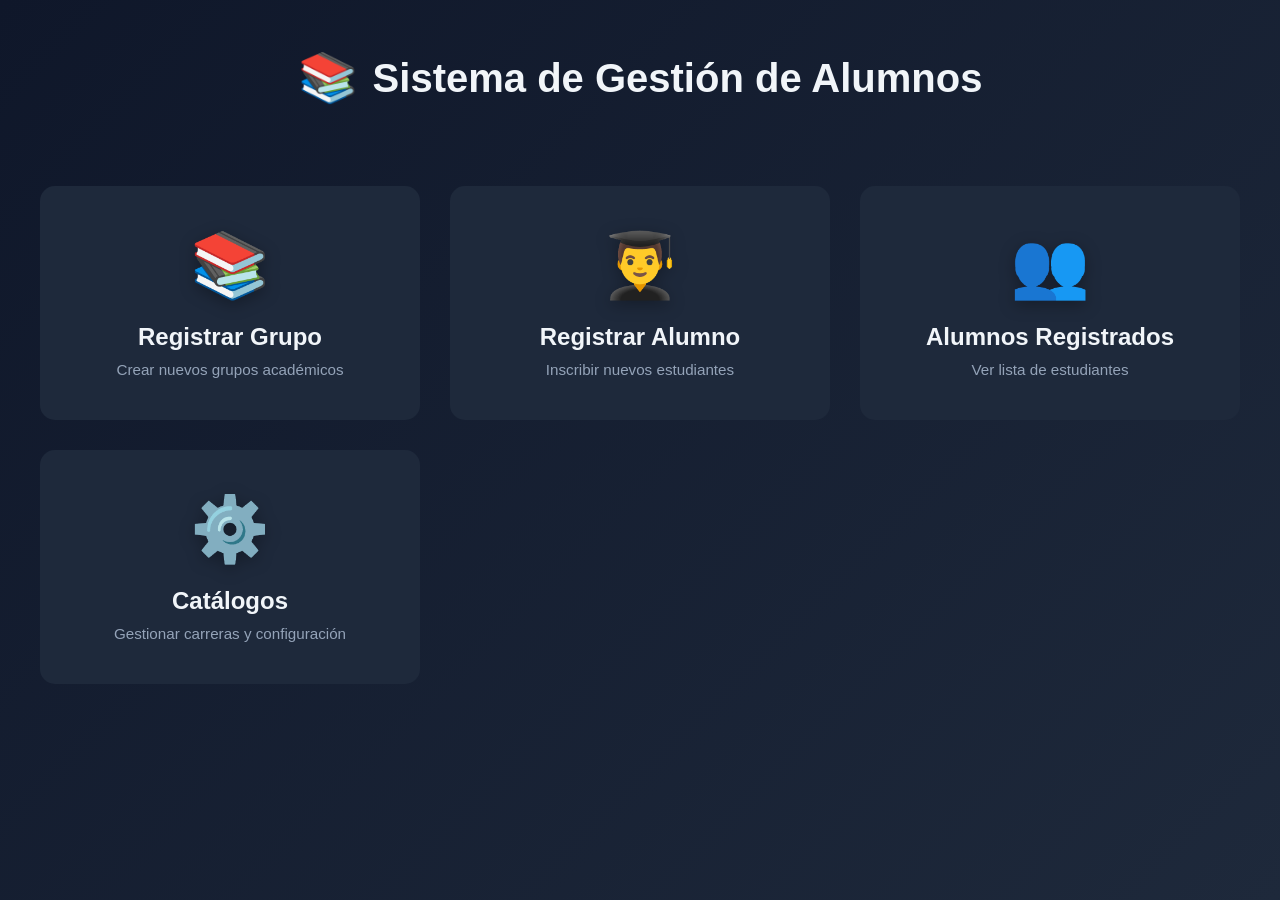
<file: index.html>
<!DOCTYPE html>
<html lang="es">
<head>
    <meta charset="UTF-8">
    <meta name="viewport" content="width=device-width, initial-scale=1.0">
    <title>Sistema de Gestión de Alumnos</title>
    <link rel="stylesheet" href="css/style.css">
</head>
<body>
    <div class="container">
        <header class="header">
            <h1>
                <span class="header-icon">📚</span>
                Sistema de Gestión de Alumnos
            </h1>
        </header>

        <div class="cards-grid">
            <!-- Card 1: Registrar Grupo -->
            <div class="card" onclick="location.href='registrar-grupo.html'">
                <div class="card-icon">📚</div>
                <h2>Registrar Grupo</h2>
                <p>Crear nuevos grupos académicos</p>
            </div>

            <!-- Card 2: Registrar Alumno -->
            <div class="card" onclick="location.href='registrar-alumno.html'">
                <div class="card-icon">👨‍🎓</div>
                <h2>Registrar Alumno</h2>
                <p>Inscribir nuevos estudiantes</p>
            </div>

            <!-- Card 3: Alumnos Registrados -->
            <div class="card" onclick="location.href='alumnos-registrados.html'">
                <div class="card-icon">👥</div>
                <h2>Alumnos Registrados</h2>
                <p>Ver lista de estudiantes</p>
            </div>

            <!-- Card 4: Catálogos -->
            <div class="card" onclick="location.href='catalogos.html'">
                <div class="card-icon">⚙️</div>
                <h2>Catálogos</h2>
                <p>Gestionar carreras y configuración</p>
            </div>
        </div>
    </div>

    <script src="js/main.js"></script>
</body>
</html>
</file>
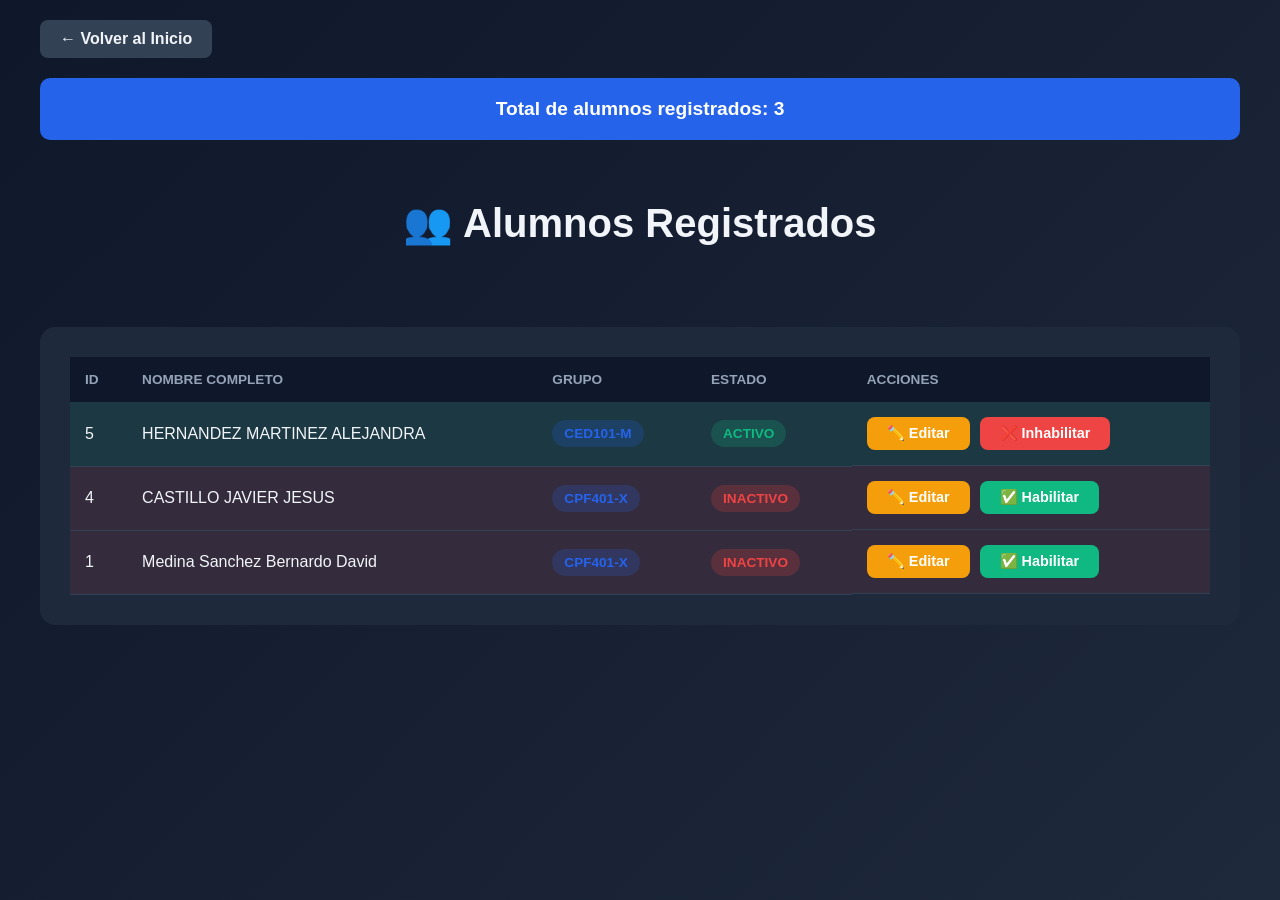
<file: alumnos-registrados.html>
<!DOCTYPE html>
<html lang="es">
<head>
    <meta charset="UTF-8">
    <meta name="viewport" content="width=device-width, initial-scale=1.0">
    <title>Alumnos Registrados - Sistema de Gestión</title>
    <link rel="stylesheet" href="css/style.css">
</head>
<body>
    <div class="container">
        <a href="index.html" class="back-btn">← Volver al Inicio</a>
        
        <div class="stats-header">
            Total de alumnos registrados: <span id="totalAlumnos">3</span>
        </div>

        <header class="header">
            <h1>👥 Alumnos Registrados</h1>
        </header>

        <div class="table-container">
            <table>
                <thead>
                    <tr>
                        <th>ID</th>
                        <th>NOMBRE COMPLETO</th>
                        <th>GRUPO</th>
                        <th>ESTADO</th>
                        <th>ACCIONES</th>
                    </tr>
                </thead>
                <tbody id="alumnosTableBody">
                    <!-- Datos de ejemplo -->
                </tbody>
            </table>
        </div>
    </div>

    <script src="js/main.js"></script>
    <script>
        // Cargar alumnos
        document.addEventListener('DOMContentLoaded', function() {
            const tbody = document.getElementById('alumnosTableBody');
            const alumnos = [
                {id: 5, nombre: 'HERNANDEZ MARTINEZ ALEJANDRA', grupo: 'CED101-M', activo: true},
                {id: 4, nombre: 'CASTILLO JAVIER JESUS', grupo: 'CPF401-X', activo: false},
                {id: 1, nombre: 'Medina Sanchez Bernardo David', grupo: 'CPF401-X', activo: false}
            ];
            
            tbody.innerHTML = '';
            alumnos.forEach(alumno => {
                const row = tbody.insertRow();
                row.className = alumno.activo ? 'active-row' : 'inactive-row';
                row.innerHTML = `
                    <td>${alumno.id}</td>
                    <td>${alumno.nombre}</td>
                    <td><span class="badge badge-code">${alumno.grupo}</span></td>
                    <td>
                        <span class="badge ${alumno.activo ? 'badge-active' : 'badge-inactive'}">
                            ${alumno.activo ? 'ACTIVO' : 'INACTIVO'}
                        </span>
                    </td>
                    <td class="actions">
                        <button class="btn btn-warning">✏️ Editar</button>
                        <button class="btn ${alumno.activo ? 'btn-danger' : 'btn-success'}">
                            ${alumno.activo ? '❌ Inhabilitar' : '✅ Habilitar'}
                        </button>
                    </td>
                `;
            });
        });
    </script>
</body>
</html>
</file>
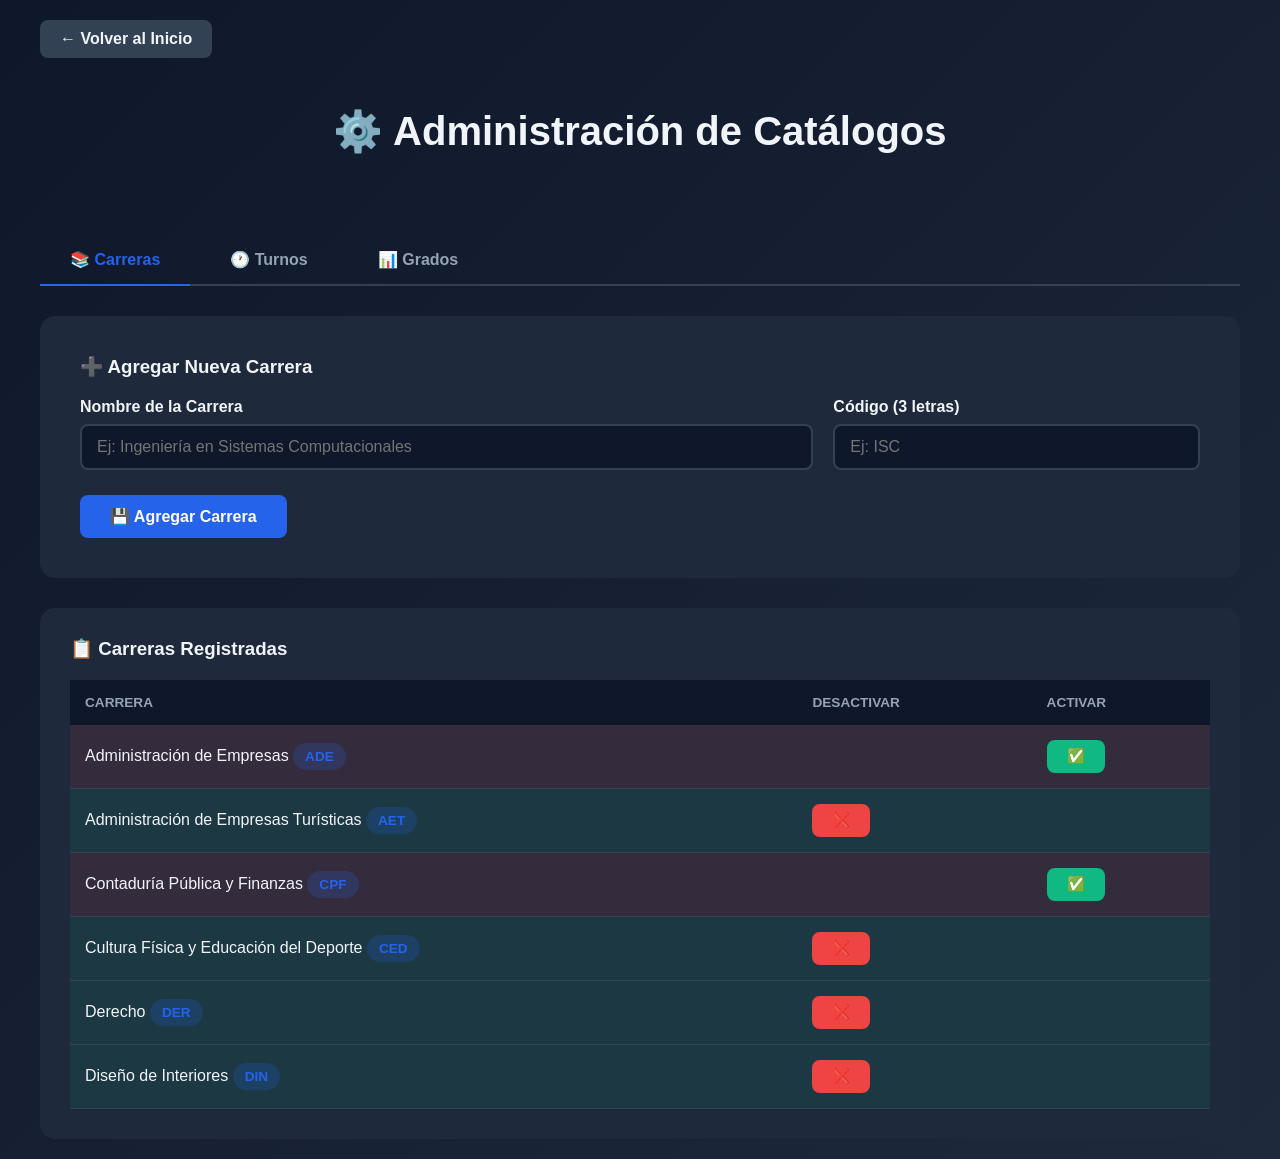
<file: catalogos.html>
<!DOCTYPE html>
<html lang="es">
<head>
    <meta charset="UTF-8">
    <meta name="viewport" content="width=device-width, initial-scale=1.0">
    <title>Administración de Catálogos</title>
    <link rel="stylesheet" href="css/style.css">
</head>
<body>
    <div class="container">
        <a href="index.html" class="back-btn">← Volver al Inicio</a>
        
        <header class="header">
            <h1>⚙️ Administración de Catálogos</h1>
        </header>

        <!-- Tabs -->
        <div class="tabs">
            <button class="tab active" onclick="mostrarTab('carreras')">📚 Carreras</button>
            <button class="tab" onclick="mostrarTab('turnos')">🕐 Turnos</button>
            <button class="tab" onclick="mostrarTab('grados')">📊 Grados</button>
        </div>

        <!-- Tab: Carreras -->
        <div id="carrerasTab" class="tab-content">
            <div class="form-container">
                <h3 style="margin-bottom: 20px;">➕ Agregar Nueva Carrera</h3>
                <form id="carreraForm">
                    <div style="display: grid; grid-template-columns: 2fr 1fr; gap: 20px;">
                        <div class="form-group">
                            <label for="nombreCarrera">Nombre de la Carrera</label>
                            <input type="text" id="nombreCarrera" class="form-control" 
                                   placeholder="Ej: Ingeniería en Sistemas Computacionales" required>
                        </div>
                        <div class="form-group">
                            <label for="codigoCarrera">Código (3 letras)</label>
                            <input type="text" id="codigoCarrera" class="form-control" 
                                   placeholder="Ej: ISC" maxlength="3" required>
                        </div>
                    </div>
                    <button type="submit" class="btn btn-primary">💾 Agregar Carrera</button>
                </form>
            </div>

            <div class="table-container">
                <h3 style="margin-bottom: 20px;">📋 Carreras Registradas</h3>
                <table>
                    <thead>
                        <tr>
                            <th>CARRERA</th>
                            <th>DESACTIVAR</th>
                            <th>ACTIVAR</th>
                        </tr>
                    </thead>
                    <tbody id="carrerasTableBody">
                        <!-- Datos de ejemplo -->
                    </tbody>
                </table>
            </div>
        </div>

        <!-- Tab: Turnos -->
        <div id="turnosTab" class="tab-content" style="display: none;">
            <div class="form-container">
                <h3 style="margin-bottom: 20px;">➕ Agregar Nuevo Turno</h3>
                <form id="turnoForm">
                    <div class="form-group">
                        <label for="nombreTurno">Nombre del Turno</label>
                        <input type="text" id="nombreTurno" class="form-control" 
                               placeholder="Ej: Matutino" required>
                    </div>
                    <div class="form-group">
                        <label for="horarioTurno">Horario</label>
                        <input type="text" id="horarioTurno" class="form-control" 
                               placeholder="Ej: 7:00 AM - 1:00 PM" required>
                    </div>
                    <button type="submit" class="btn btn-primary">💾 Agregar Turno</button>
                </form>
            </div>

            <div class="table-container">
                <h3 style="margin-bottom: 20px;">📋 Turnos Registrados</h3>
                <table>
                    <thead>
                        <tr>
                            <th>ID</th>
                            <th>TURNO</th>
                            <th>HORARIO</th>
                            <th>ACCIONES</th>
                        </tr>
                    </thead>
                    <tbody id="turnosTableBody">
                        <!-- Se llenará con JavaScript -->
                    </tbody>
                </table>
            </div>
        </div>

        <!-- Tab: Grados -->
        <div id="gradosTab" class="tab-content" style="display: none;">
            <div class="form-container">
                <h3 style="margin-bottom: 20px;">➕ Agregar Nuevo Grado</h3>
                <form id="gradoForm">
                    <div class="form-group">
                        <label for="nombreGrado">Nombre del Grado</label>
                        <input type="text" id="nombreGrado" class="form-control" 
                               placeholder="Ej: Primer Semestre" required>
                    </div>
                    <button type="submit" class="btn btn-primary">💾 Agregar Grado</button>
                </form>
            </div>

            <div class="table-container">
                <h3 style="margin-bottom: 20px;">📋 Grados Registrados</h3>
                <table>
                    <thead>
                        <tr>
                            <th>ID</th>
                            <th>GRADO</th>
                            <th>ACCIONES</th>
                        </tr>
                    </thead>
                    <tbody id="gradosTableBody">
                        <!-- Se llenará con JavaScript -->
                    </tbody>
                </table>
            </div>
        </div>
    </div>

    <script src="js/main.js"></script>
    <script>
        // Función para cambiar tabs
        function mostrarTab(tab) {
            // Ocultar todos los tabs
            document.querySelectorAll('.tab-content').forEach(content => {
                content.style.display = 'none';
            });
            
            // Remover clase active de todos los botones
            document.querySelectorAll('.tab').forEach(button => {
                button.classList.remove('active');
            });
            
            // Mostrar tab seleccionado
            document.getElementById(tab + 'Tab').style.display = 'block';
            event.target.classList.add('active');
        }

        // Cargar datos de carreras
        document.addEventListener('DOMContentLoaded', function() {
            cargarCarrerasTabla();
            cargarTurnosTabla();
            cargarGradosTabla();
        });

        function cargarCarrerasTabla() {
            const tbody = document.getElementById('carrerasTableBody');
            const carreras = [
                {nombre: 'Administración de Empresas', codigo: 'ADE', activo: false},
                {nombre: 'Administración de Empresas Turísticas', codigo: 'AET', activo: true},
                {nombre: 'Contaduría Pública y Finanzas', codigo: 'CPF', activo: false},
                {nombre: 'Cultura Física y Educación del Deporte', codigo: 'CED', activo: true},
                {nombre: 'Derecho', codigo: 'DER', activo: true},
                {nombre: 'Diseño de Interiores', codigo: 'DIN', activo: true}
            ];
            
            tbody.innerHTML = '';
            carreras.forEach(carrera => {
                const row = tbody.insertRow();
                row.className = carrera.activo ? 'active-row' : 'inactive-row';
                row.innerHTML = `
                    <td>
                        ${carrera.nombre}
                        <span class="badge badge-code">${carrera.codigo}</span>
                    </td>
                    <td>
                        ${carrera.activo ? '<button class="btn btn-danger">❌</button>' : ''}
                    </td>
                    <td>
                        ${!carrera.activo ? '<button class="btn btn-success">✅</button>' : ''}
                    </td>
                `;
            });
        }

        function cargarTurnosTabla() {
            const tbody = document.getElementById('turnosTableBody');
            const turnos = [
                {id: 1, nombre: 'Matutino', horario: '7:00 AM - 1:00 PM'},
                {id: 2, nombre: 'Vespertino', horario: '2:00 PM - 8:00 PM'},
                {id: 3, nombre: 'Nocturno', horario: '6:00 PM - 10:00 PM'}
            ];
            
            tbody.innerHTML = '';
            turnos.forEach(turno => {
                const row = tbody.insertRow();
                row.innerHTML = `
                    <td>${turno.id}</td>
                    <td>${turno.nombre}</td>
                    <td>${turno.horario}</td>
                    <td class="actions">
                        <button class="btn btn-warning">✏️ Editar</button>
                        <button class="btn btn-danger">🗑️ Eliminar</button>
                    </td>
                `;
            });
        }

        function cargarGradosTabla() {
            const tbody = document.getElementById('gradosTableBody');
            const grados = [
                'Primer Semestre', 'Segundo Semestre', 'Tercer Semestre',
                'Cuarto Semestre', 'Quinto Semestre', 'Sexto Semestre',
                'Séptimo Semestre', 'Octavo Semestre'
            ];
            
            tbody.innerHTML = '';
            grados.forEach((grado, index) => {
                const row = tbody.insertRow();
                row.innerHTML = `
                    <td>${index + 1}</td>
                    <td>${grado}</td>
                    <td class="actions">
                        <button class="btn btn-warning">✏️ Editar</button>
                        <button class="btn btn-danger">🗑️ Eliminar</button>
                    </td>
                `;
            });
        }

        // Formularios
        document.getElementById('carreraForm').addEventListener('submit', function(e) {
            e.preventDefault();
            alert('Carrera agregada exitosamente (simulación)');
            this.reset();
        });

        document.getElementById('turnoForm').addEventListener('submit', function(e) {
            e.preventDefault();
            alert('Turno agregado exitosamente (simulación)');
            this.reset();
        });

        document.getElementById('gradoForm').addEventListener('submit', function(e) {
            e.preventDefault();
            alert('Grado agregado exitosamente (simulación)');
            this.reset();
        });
    </script>
</body>
</html>
</file>
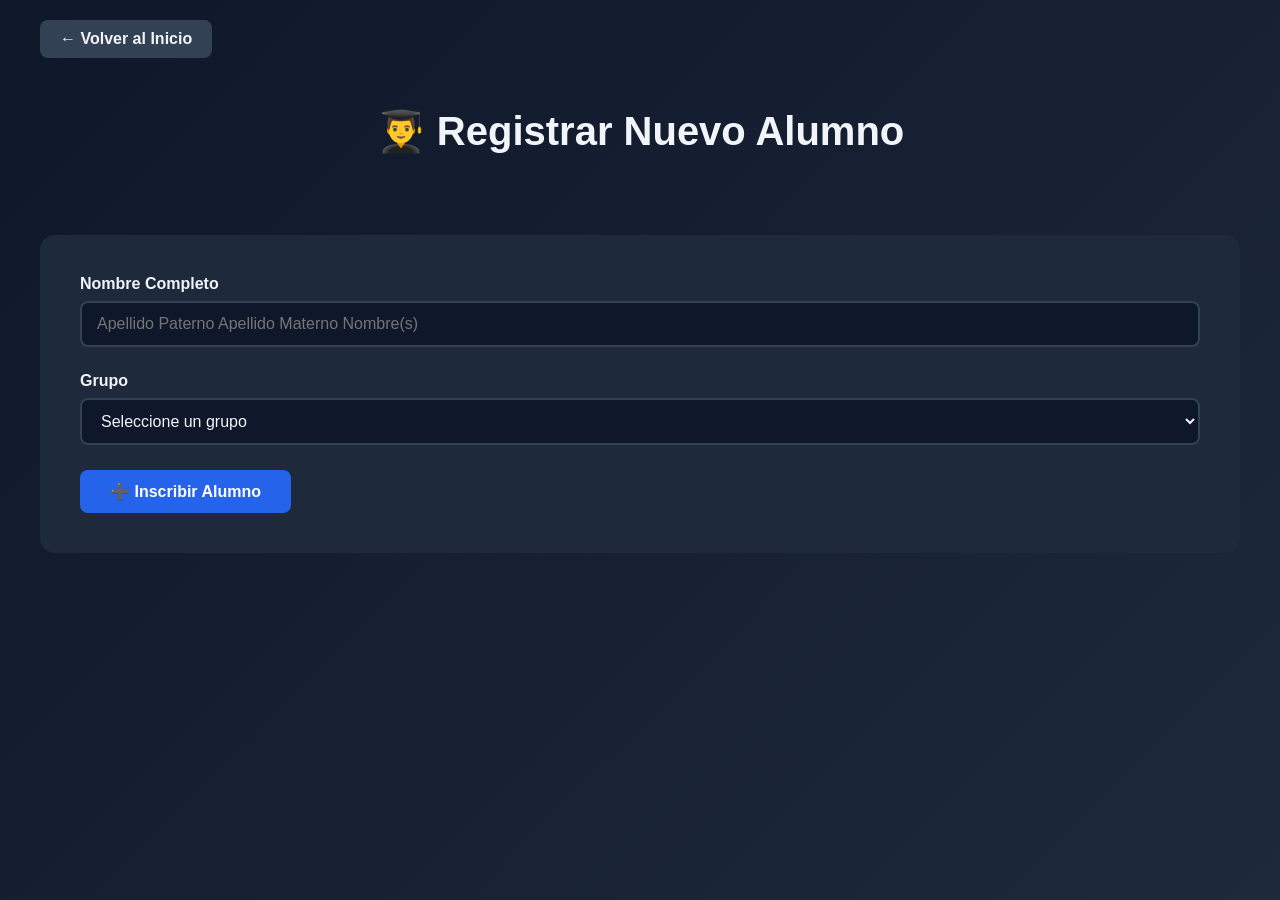
<file: registar-alumno.html>
<!DOCTYPE html>
<html lang="es">
<head>
    <meta charset="UTF-8">
    <meta name="viewport" content="width=device-width, initial-scale=1.0">
    <title>Registrar Alumno - Sistema de Gestión</title>
    <link rel="stylesheet" href="css/style.css">
</head>
<body>
    <div class="container">
        <a href="index.html" class="back-btn">← Volver al Inicio</a>
        
        <header class="header">
            <h1>👨‍🎓 Registrar Nuevo Alumno</h1>
        </header>

        <div class="form-container">
            <form id="alumnoForm">
                <div class="form-group">
                    <label for="nombreCompleto">Nombre Completo</label>
                    <input type="text" id="nombreCompleto" class="form-control" 
                           placeholder="Apellido Paterno Apellido Materno Nombre(s)" required>
                </div>

                <div class="form-group">
                    <label for="grupo">Grupo</label>
                    <select id="grupo" class="form-control" required>
                        <option value="">Seleccione un grupo</option>
                        <!-- Se llenará con JavaScript -->
                    </select>
                </div>

                <button type="submit" class="btn btn-primary">
                    ➕ Inscribir Alumno
                </button>
            </form>
        </div>
    </div>

    <script src="js/main.js"></script>
    <script>
        // Cargar grupos disponibles
        document.addEventListener('DOMContentLoaded', function() {
            const select = document.getElementById('grupo');
            const grupos = [
                {id: 1, codigo: 'CED101-M', carrera: 'Cultura Física y Educación del Deporte'},
                {id: 2, codigo: 'CPF401-X', carrera: 'Contaduría Pública y Finanzas'}
            ];
            
            grupos.forEach(grupo => {
                const option = document.createElement('option');
                option.value = grupo.id;
                option.textContent = `${grupo.codigo} - ${grupo.carrera}`;
                select.appendChild(option);
            });
        });

        // Manejar envío del formulario
        document.getElementById('alumnoForm').addEventListener('submit', function(e) {
            e.preventDefault();
            const nombre = document.getElementById('nombreCompleto').value;
            alert(`Alumno "${nombre}" inscrito exitosamente (simulación)`);
            this.reset();
            setTimeout(() => {
                location.href = 'alumnos-registrados.html';
            }, 1000);
        });
    </script>
</body>
</html>
</file>
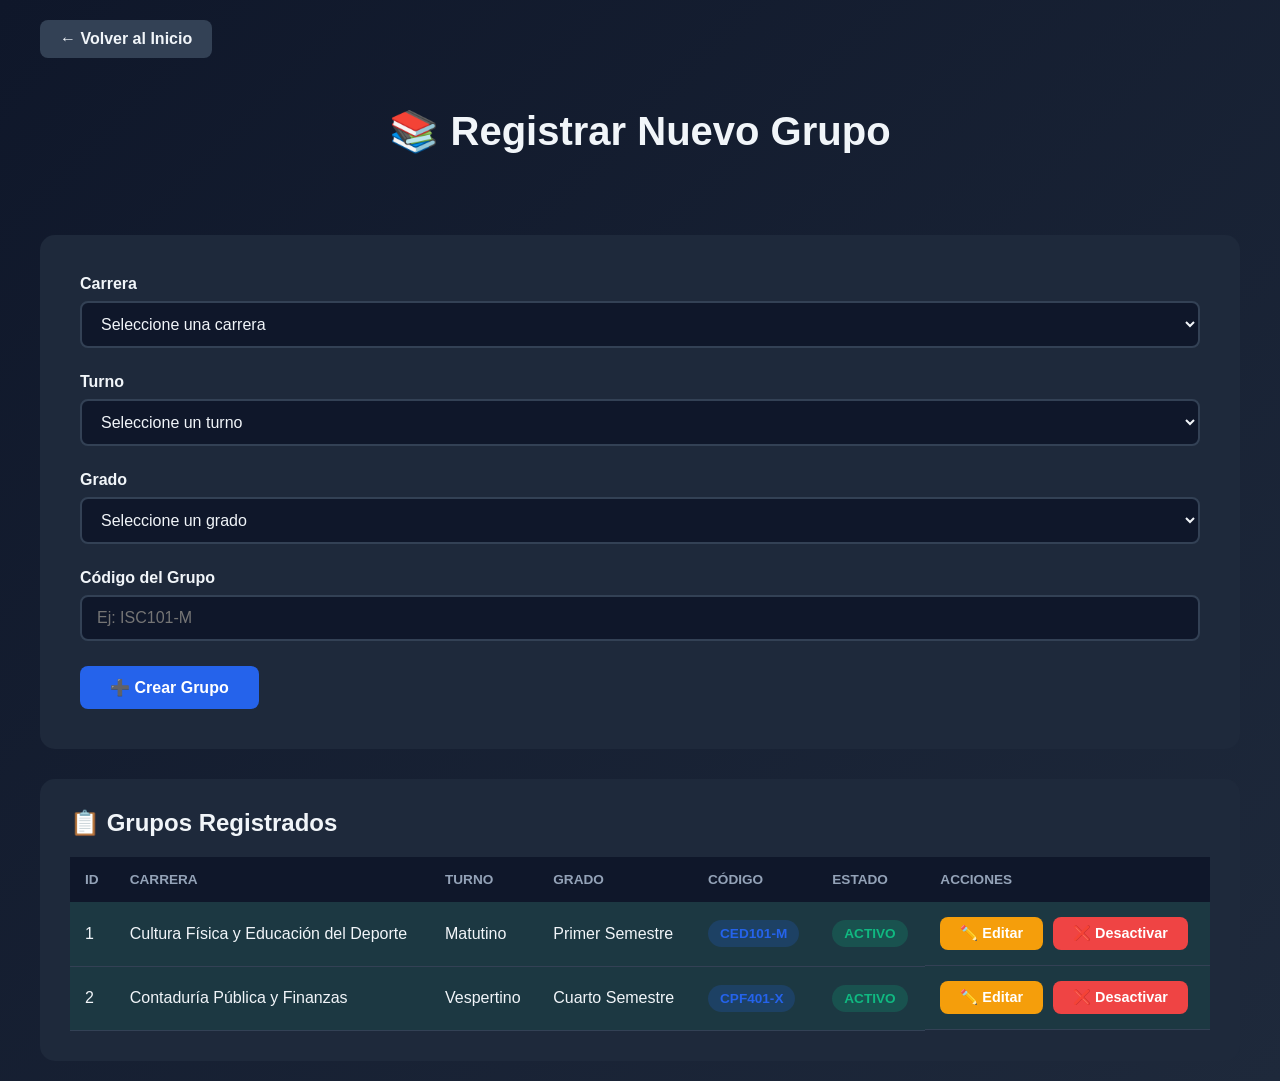
<file: registrar-grupo.html>
<!DOCTYPE html>
<html lang="es">
<head>
    <meta charset="UTF-8">
    <meta name="viewport" content="width=device-width, initial-scale=1.0">
    <title>Registrar Grupo - Sistema de Gestión</title>
    <link rel="stylesheet" href="css/style.css">
</head>
<body>
    <div class="container">
        <a href="index.html" class="back-btn">← Volver al Inicio</a>
        
        <header class="header">
            <h1>📚 Registrar Nuevo Grupo</h1>
        </header>

        <div class="form-container">
            <form id="grupoForm">
                <div class="form-group">
                    <label for="carrera">Carrera</label>
                    <select id="carrera" class="form-control" required>
                        <option value="">Seleccione una carrera</option>
                        <!-- Se llenará con JavaScript -->
                    </select>
                </div>

                <div class="form-group">
                    <label for="turno">Turno</label>
                    <select id="turno" class="form-control" required>
                        <option value="">Seleccione un turno</option>
                        <!-- Se llenará con JavaScript -->
                    </select>
                </div>

                <div class="form-group">
                    <label for="grado">Grado</label>
                    <select id="grado" class="form-control" required>
                        <option value="">Seleccione un grado</option>
                        <!-- Se llenará con JavaScript -->
                    </select>
                </div>

                <div class="form-group">
                    <label for="codigo">Código del Grupo</label>
                    <input type="text" id="codigo" class="form-control" placeholder="Ej: ISC101-M" required>
                </div>

                <button type="submit" class="btn btn-primary">
                    ➕ Crear Grupo
                </button>
            </form>
        </div>

        <div class="table-container">
            <h2 style="margin-bottom: 20px;">📋 Grupos Registrados</h2>
            <table id="gruposTable">
                <thead>
                    <tr>
                        <th>ID</th>
                        <th>Carrera</th>
                        <th>Turno</th>
                        <th>Grado</th>
                        <th>Código</th>
                        <th>Estado</th>
                        <th>Acciones</th>
                    </tr>
                </thead>
                <tbody id="gruposTableBody">
                    <!-- Se llenará con JavaScript -->
                </tbody>
            </table>
        </div>
    </div>

    <script src="js/main.js"></script>
    <script>
        // Cargar datos iniciales
        document.addEventListener('DOMContentLoaded', function() {
            cargarCarreras();
            cargarTurnos();
            cargarGrados();
            cargarGrupos();
        });

        // Simular carga de carreras activas
        function cargarCarreras() {
            const select = document.getElementById('carrera');
            const carreras = [
                {id: 2, nombre: 'Administración de Empresas Turísticas', codigo: 'AET'},
                {id: 4, nombre: 'Cultura Física y Educación del Deporte', codigo: 'CED'},
                {id: 5, nombre: 'Derecho', codigo: 'DER'},
                {id: 6, nombre: 'Diseño de Interiores', codigo: 'DIN'}
            ];
            
            carreras.forEach(carrera => {
                const option = document.createElement('option');
                option.value = carrera.id;
                option.textContent = `${carrera.nombre} (${carrera.codigo})`;
                select.appendChild(option);
            });
        }

        // Simular carga de turnos
        function cargarTurnos() {
            const select = document.getElementById('turno');
            const turnos = [
                {id: 1, nombre: 'Matutino'},
                {id: 2, nombre: 'Vespertino'},
                {id: 3, nombre: 'Nocturno'}
            ];
            
            turnos.forEach(turno => {
                const option = document.createElement('option');
                option.value = turno.id;
                option.textContent = turno.nombre;
                select.appendChild(option);
            });
        }

        // Simular carga de grados
        function cargarGrados() {
            const select = document.getElementById('grado');
            const grados = [
                {id: 1, nombre: 'Primer Semestre'},
                {id: 2, nombre: 'Segundo Semestre'},
                {id: 3, nombre: 'Tercer Semestre'},
                {id: 4, nombre: 'Cuarto Semestre'},
                {id: 5, nombre: 'Quinto Semestre'},
                {id: 6, nombre: 'Sexto Semestre'}
            ];
            
            grados.forEach(grado => {
                const option = document.createElement('option');
                option.value = grado.id;
                option.textContent = grado.nombre;
                select.appendChild(option);
            });
        }

        // Cargar grupos existentes
        function cargarGrupos() {
            const tbody = document.getElementById('gruposTableBody');
            const grupos = [
                {id: 1, carrera: 'Cultura Física y Educación del Deporte', turno: 'Matutino', grado: 'Primer Semestre', codigo: 'CED101-M', activo: true},
                {id: 2, carrera: 'Contaduría Pública y Finanzas', turno: 'Vespertino', grado: 'Cuarto Semestre', codigo: 'CPF401-X', activo: true}
            ];
            
            tbody.innerHTML = '';
            grupos.forEach(grupo => {
                const row = tbody.insertRow();
                row.className = grupo.activo ? 'active-row' : 'inactive-row';
                row.innerHTML = `
                    <td>${grupo.id}</td>
                    <td>${grupo.carrera}</td>
                    <td>${grupo.turno}</td>
                    <td>${grupo.grado}</td>
                    <td><span class="badge badge-code">${grupo.codigo}</span></td>
                    <td>
                        <span class="badge ${grupo.activo ? 'badge-active' : 'badge-inactive'}">
                            ${grupo.activo ? 'ACTIVO' : 'INACTIVO'}
                        </span>
                    </td>
                    <td class="actions">
                        <button class="btn btn-warning">✏️ Editar</button>
                        <button class="btn ${grupo.activo ? 'btn-danger' : 'btn-success'}">
                            ${grupo.activo ? '❌ Desactivar' : '✅ Activar'}
                        </button>
                    </td>
                `;
            });
        }

        // Manejar envío del formulario
        document.getElementById('grupoForm').addEventListener('submit', function(e) {
            e.preventDefault();
            alert('Grupo creado exitosamente (simulación)');
            this.reset();
            cargarGrupos();
        });
    </script>
</body>
</html>
</file>
<file: css/style.css>
/* Reset y variables */
* {
    margin: 0;
    padding: 0;
    box-sizing: border-box;
}

:root {
    --primary-color: #2563eb;
    --secondary-color: #1e40af;
    --dark-bg: #0f172a;
    --card-bg: #1e293b;
    --success: #10b981;
    --danger: #ef4444;
    --warning: #f59e0b;
    --text-light: #f1f5f9;
    --text-gray: #94a3b8;
}

body {
    font-family: 'Segoe UI', Tahoma, Geneva, Verdana, sans-serif;
    background: linear-gradient(135deg, #0f172a 0%, #1e293b 100%);
    color: var(--text-light);
    min-height: 100vh;
    padding: 20px;
}

/* Header */
.header {
    text-align: center;
    margin-bottom: 50px;
    padding: 30px 0;
}

.header h1 {
    font-size: 2.5rem;
    font-weight: 700;
    display: flex;
    align-items: center;
    justify-content: center;
    gap: 15px;
}

.header-icon {
    font-size: 3rem;
}

/* Container */
.container {
    max-width: 1200px;
    margin: 0 auto;
}

/* Cards Grid */
.cards-grid {
    display: grid;
    grid-template-columns: repeat(auto-fit, minmax(300px, 1fr));
    gap: 30px;
    margin-top: 40px;
}

.card {
    background: var(--card-bg);
    border-radius: 15px;
    padding: 40px 30px;
    text-align: center;
    transition: all 0.3s ease;
    cursor: pointer;
    border: 2px solid transparent;
}

.card:hover {
    transform: translateY(-10px);
    border-color: var(--primary-color);
    box-shadow: 0 20px 40px rgba(37, 99, 235, 0.3);
}

.card-icon {
    font-size: 4rem;
    margin-bottom: 20px;
    filter: drop-shadow(0 4px 8px rgba(0,0,0,0.3));
}

.card h2 {
    font-size: 1.5rem;
    margin-bottom: 10px;
}

.card p {
    color: var(--text-gray);
    font-size: 0.95rem;
}

/* Forms */
.form-container {
    background: var(--card-bg);
    border-radius: 15px;
    padding: 40px;
    margin-bottom: 30px;
}

.form-group {
    margin-bottom: 25px;
}

.form-group label {
    display: block;
    margin-bottom: 8px;
    font-weight: 600;
    color: var(--text-light);
}

.form-control {
    width: 100%;
    padding: 12px 15px;
    background: var(--dark-bg);
    border: 2px solid #334155;
    border-radius: 8px;
    color: var(--text-light);
    font-size: 1rem;
    transition: all 0.3s ease;
}

.form-control:focus {
    outline: none;
    border-color: var(--primary-color);
    box-shadow: 0 0 0 3px rgba(37, 99, 235, 0.1);
}

/* Buttons */
.btn {
    padding: 12px 30px;
    border: none;
    border-radius: 8px;
    font-size: 1rem;
    font-weight: 600;
    cursor: pointer;
    transition: all 0.3s ease;
    display: inline-flex;
    align-items: center;
    gap: 8px;
}

.btn-primary {
    background: var(--primary-color);
    color: white;
}

.btn-primary:hover {
    background: var(--secondary-color);
    transform: translateY(-2px);
    box-shadow: 0 5px 15px rgba(37, 99, 235, 0.4);
}

.btn-success {
    background: var(--success);
    color: white;
    padding: 8px 20px;
    font-size: 0.9rem;
}

.btn-danger {
    background: var(--danger);
    color: white;
    padding: 8px 20px;
    font-size: 0.9rem;
}

.btn-warning {
    background: var(--warning);
    color: white;
    padding: 8px 20px;
    font-size: 0.9rem;
}

/* Table */
.table-container {
    background: var(--card-bg);
    border-radius: 15px;
    padding: 30px;
    overflow-x: auto;
}

table {
    width: 100%;
    border-collapse: collapse;
}

thead {
    background: var(--dark-bg);
}

th {
    padding: 15px;
    text-align: left;
    font-weight: 600;
    text-transform: uppercase;
    font-size: 0.85rem;
    color: var(--text-gray);
}

td {
    padding: 15px;
    border-bottom: 1px solid #334155;
}

tbody tr {
    transition: background 0.2s ease;
}

tbody tr:hover {
    background: rgba(37, 99, 235, 0.1);
}

tbody tr.active-row {
    background: rgba(16, 185, 129, 0.1);
}

tbody tr.inactive-row {
    background: rgba(239, 68, 68, 0.1);
}

/* Badges */
.badge {
    padding: 6px 12px;
    border-radius: 20px;
    font-size: 0.85rem;
    font-weight: 600;
    display: inline-block;
}

.badge-active {
    background: rgba(16, 185, 129, 0.2);
    color: var(--success);
}

.badge-inactive {
    background: rgba(239, 68, 68, 0.2);
    color: var(--danger);
}

.badge-code {
    background: rgba(37, 99, 235, 0.2);
    color: var(--primary-color);
}

/* Tabs */
.tabs {
    display: flex;
    gap: 10px;
    margin-bottom: 30px;
    border-bottom: 2px solid #334155;
}

.tab {
    padding: 15px 30px;
    background: transparent;
    border: none;
    color: var(--text-gray);
    font-size: 1rem;
    font-weight: 600;
    cursor: pointer;
    transition: all 0.3s ease;
    position: relative;
}

.tab:hover {
    color: var(--text-light);
}

.tab.active {
    color: var(--primary-color);
}

.tab.active::after {
    content: '';
    position: absolute;
    bottom: -2px;
    left: 0;
    right: 0;
    height: 2px;
    background: var(--primary-color);
}

/* Actions */
.actions {
    display: flex;
    gap: 10px;
}

/* Back button */
.back-btn {
    display: inline-flex;
    align-items: center;
    gap: 8px;
    padding: 10px 20px;
    background: #334155;
    color: var(--text-light);
    text-decoration: none;
    border-radius: 8px;
    font-weight: 600;
    transition: all 0.3s ease;
    margin-bottom: 20px;
}

.back-btn:hover {
    background: #475569;
    transform: translateX(-5px);
}

/* Stats */
.stats-header {
    background: var(--primary-color);
    color: white;
    padding: 20px;
    border-radius: 10px;
    text-align: center;
    margin-bottom: 30px;
    font-size: 1.2rem;
    font-weight: 700;
}

/* Responsive */
@media (max-width: 768px) {
    .header h1 {
        font-size: 1.8rem;
    }
    
    .cards-grid {
        grid-template-columns: 1fr;
    }
    
    .table-container {
        padding: 15px;
    }
    
    table {
        font-size: 0.85rem;
    }
    
    .actions {
        flex-direction: column;
    }
}
</file>
